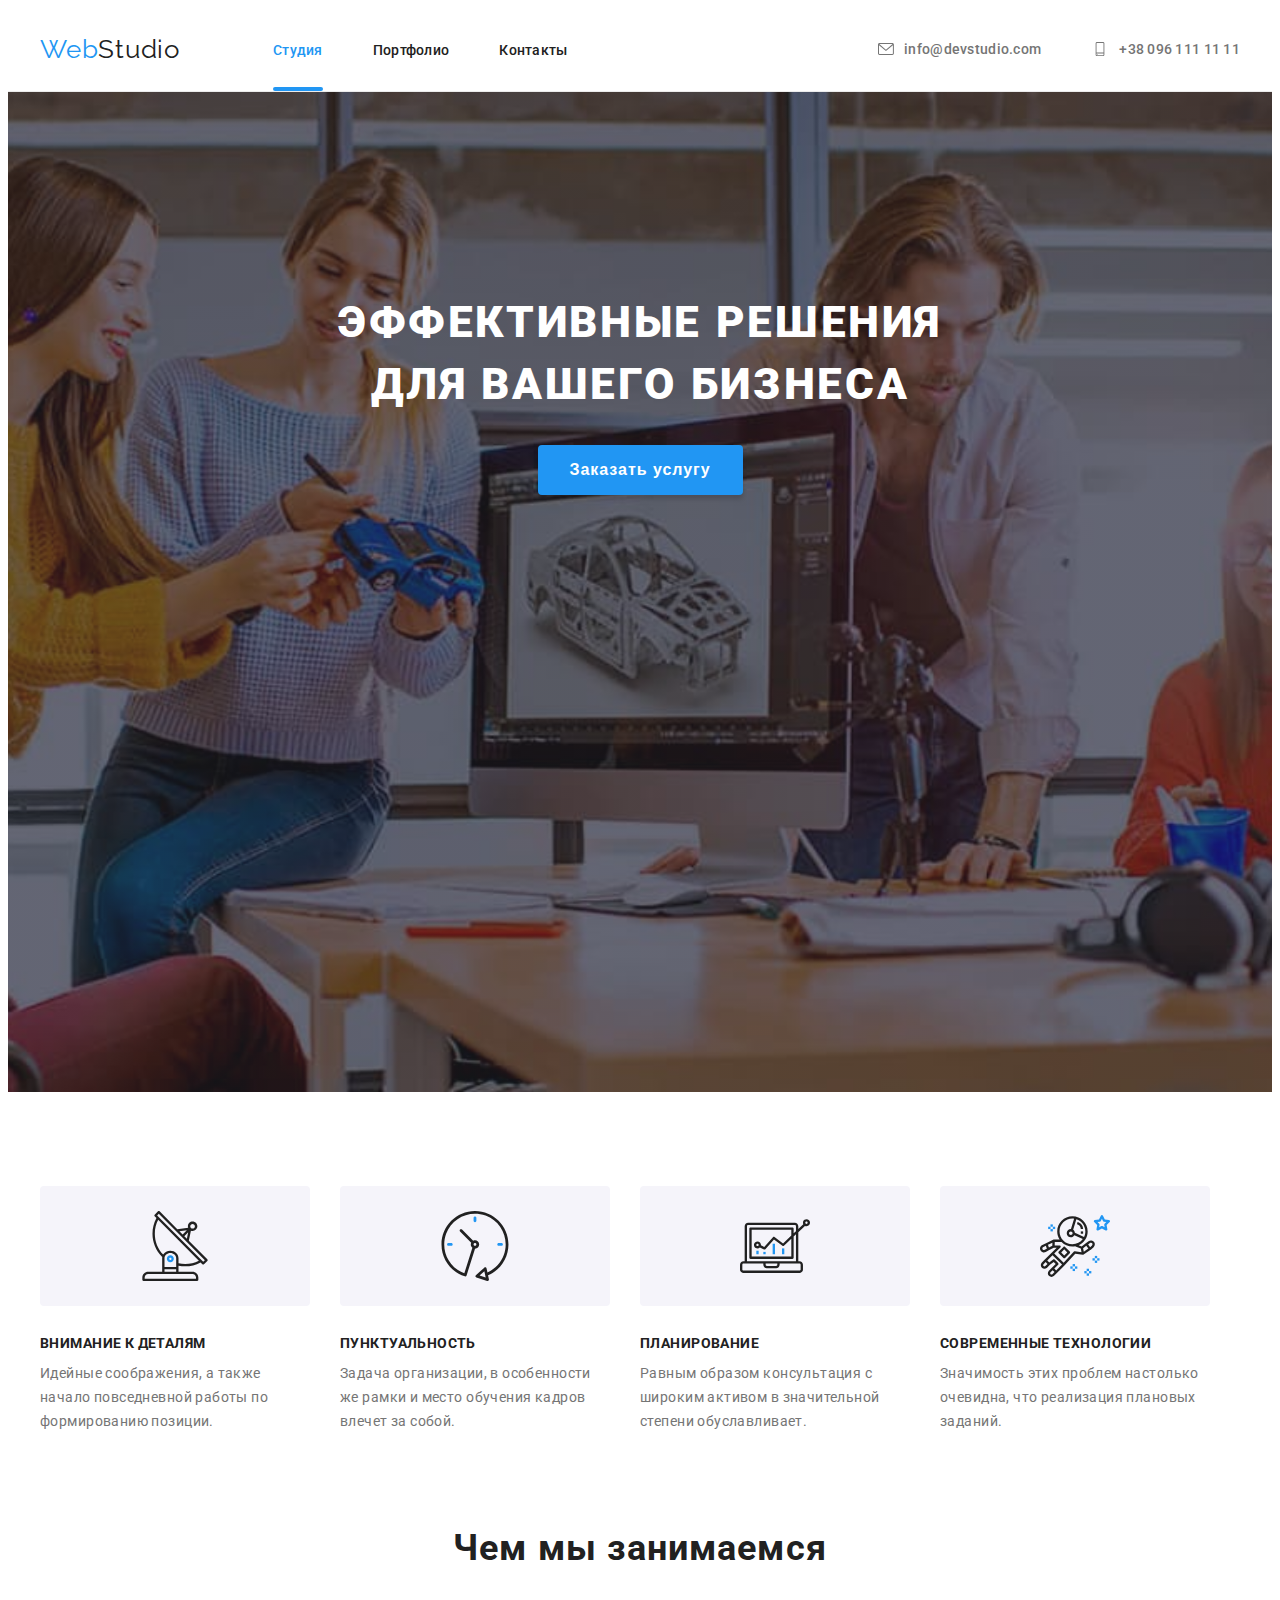
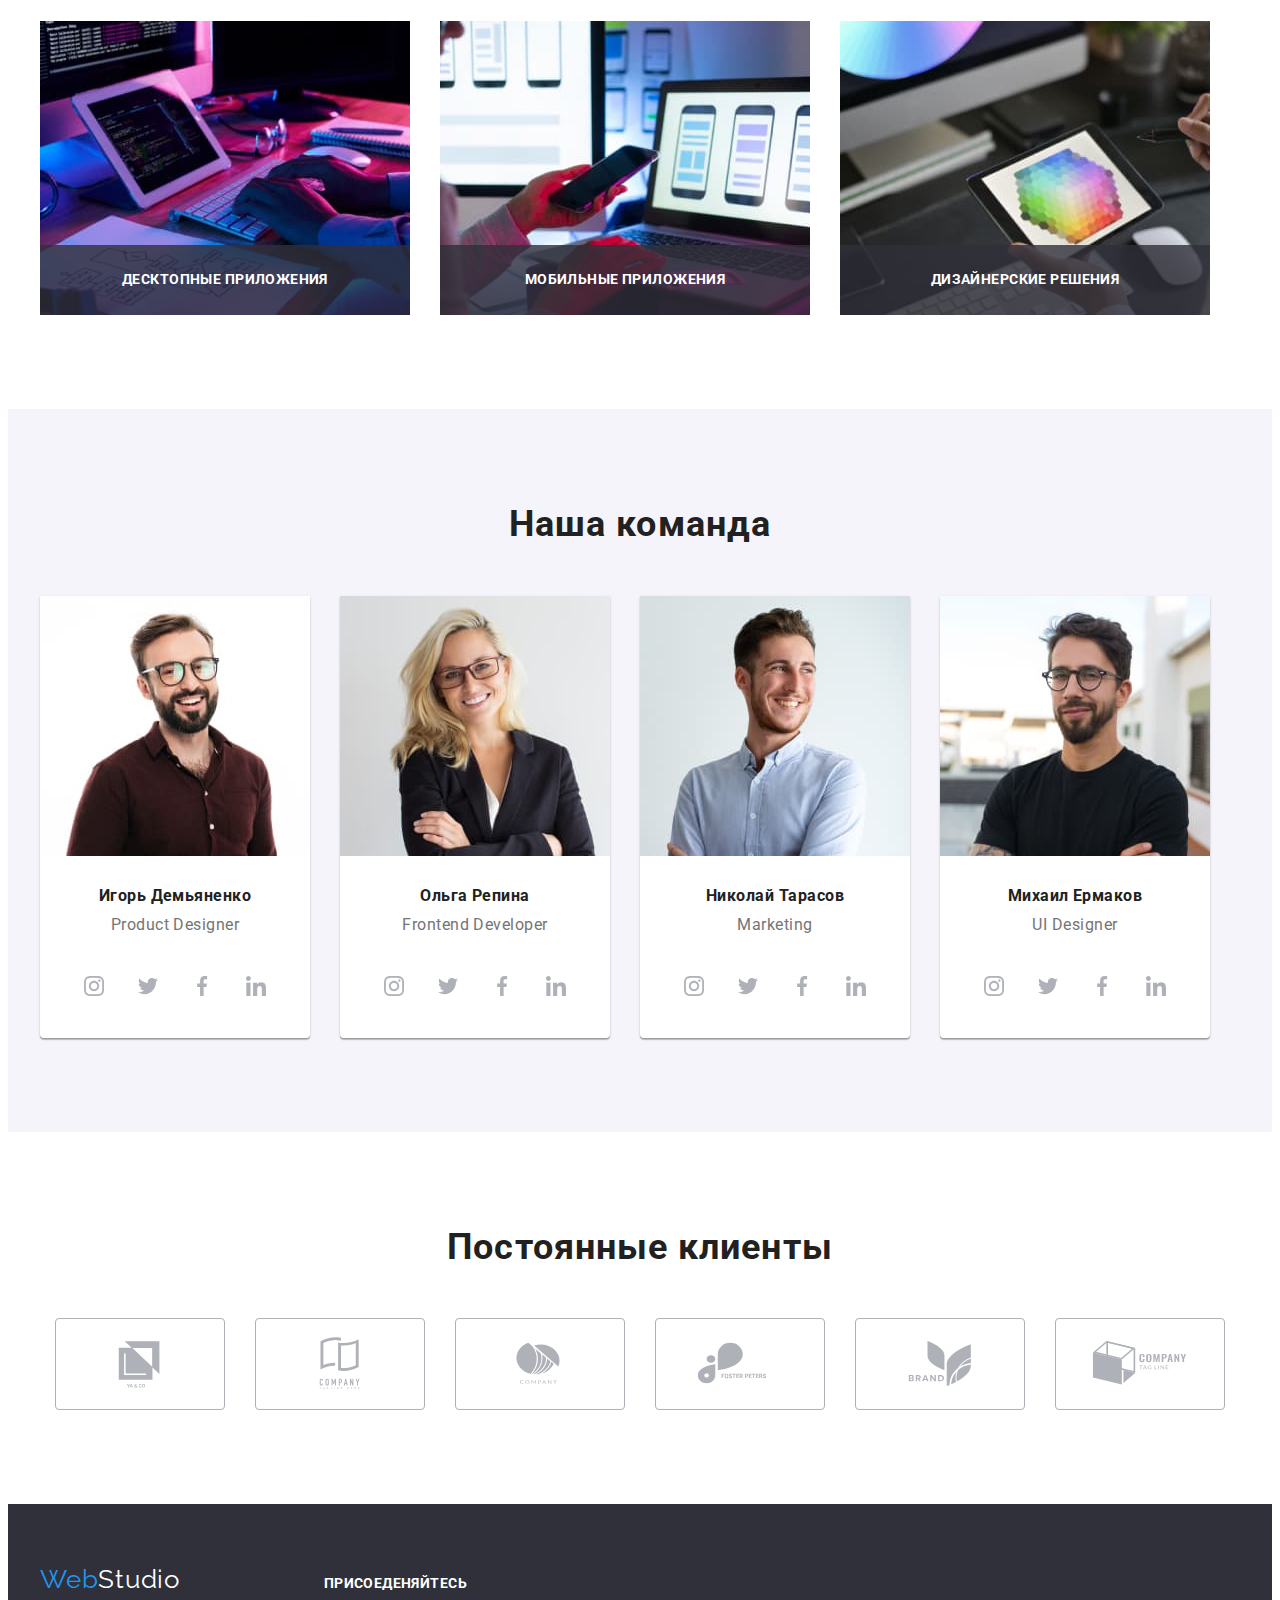
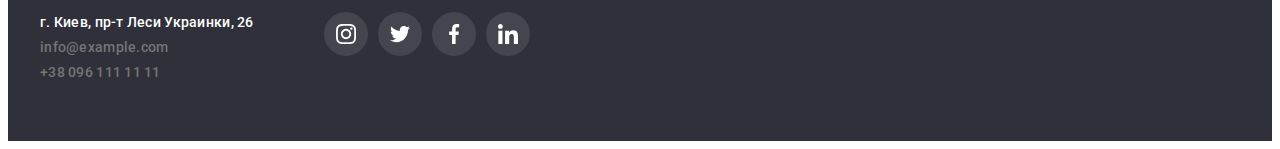
<file: index.html>
<!DOCTYPE html>
<html lang="ru">
  <head>
    <meta charset="UTF-8" />
    <meta http-equiv="X-UA-Compatible" content="IE=edge" />
    <meta name="viewport" content="width=device-width, initial-scale=1.0" />
    <title>WebStudio</title>
    <link rel="preconnect" href="https://fonts.googleapis.com" />
    <link rel="preconnect" href="https://fonts.gstatic.com" crossorigin />
    <link
      href="https://fonts.googleapis.com/css2?family=Raleway:ital,wght@0,700;1,700&display=swap"
      rel="stylesheet"
    />
    <link
      href="https://fonts.googleapis.com/css2?family=Raleway:wght@700&family=Roboto:wght@400;500;700;900&family=Shizuru&display=swap"
      rel="stylesheet"
    />
    <link
      rel="stylesheet"
      href="https://cdnjs.cloudflare.com/ajax/libs/modern-normalize/1.1.0/modern-normalize.min.css"
      integrity="sha512-wpPYUAdjBVSE4KJnH1VR1HeZfpl1ub8YT/NKx4PuQ5NmX2tKuGu6U/JRp5y+Y8XG2tV+wKQpNHVUX03MfMFn9Q=="
      crossorigin="anonymous"
      referrerpolicy="no-referrer"
    />
    <link
      rel="stylesheet"
      href="https://cdnjs.cloudflare.com/ajax/libs/animate.css/4.1.1/animate.min.css"
    />
    <link rel="stylesheet" href="./css/styles.css" />
  </head>
  <body>
    <header class="border">
      <div class="container container-flex">
        <nav class="container-flex">
          <a href="index.html" class="header-logo a logo"
            ><span class="header-logo-styles">Web</span>Studio</a
          >
          <ul class="list container-flex header-stydia">
            <li class="header-info-margin header-menu">
              <a class="header-items a" href="index.html"
                ><span class="portfolio">Студия</span></a
              >
            </li>
            <li class="header-port header-menu">
              <a class="header-items a" href="portfolio.html">Портфолио</a>
            </li>
            <li class="header-cont header-menu">
              <a class="header-items a" href="#contacts">Контакты</a>
            </li>
          </ul>
        </nav>
        <ul class="list container-flex header-email">
          <li class="header-menu">
            <a class="header-contakty a" href="mailto:">
              <svg class="email" width="16" height="12">
                <use href="./images/symbol-defs.svg#icon-envelope"></use>
              </svg>
              info@devstudio.com</a
            >
          </li>
          <li class="header-tele header-menu">
            <a class="header-contakty a header-tel" href="tel:+380961111111">
              <svg class="email" width="18" height="14">
                <use href="./images/symbol-defs.svg#icon-smartphone"></use>
              </svg>
              +38 096 111 11 11</a
            >
          </li>
        </ul>
      </div>
    </header>
    <main>
      <section class="hero overlay">
        <div class="container">
          <h1 class="hero-list list">ЭФФЕКТИВНЫЕ РЕШЕНИЯ ДЛЯ ВАШЕГО БИЗНЕСА</h1>
          <button type="button" class="hero-btn" data-modal-open>
            <span class="hero-btn-text">Заказать услугу</span>
          </button>
        </div>
      </section>
      <section class="main-section">
        <div class="container">
          <h2 class="visually-hidden">
            Ключевые моменты и решения для бизнеса
          </h2>
          <ul class="main-item list">
            <li class="main-margin">
              <div class="main-icon">
                <svg class="" width="70" height="70">
                  <use href="./images/symbol-defs.svg#icon-antenna1"></use>
                </svg>
              </div>
              <h3 class="main-item-heading item-heading">ВНИМАНИЕ К ДЕТАЛЯМ</h3>
              <p class="main-item-text">
                Идейные соображения, а также начало повседневной работы по
                формированию позиции.
              </p>
            </li>
            <li class="main-margin">
              <div class="main-icon">
                <svg class="" width="70" height="70">
                  <use href="./images/symbol-defs.svg#icon-clock1"></use>
                </svg>
              </div>
              <h3 class="main-item-heading item-heading">ПУНКТУАЛЬНОСТЬ</h3>
              <p class="main-item-text">
                Задача организации, в особенности же рамки и место обучения
                кадров влечет за собой.
              </p>
            </li>
            <li class="main-margin">
              <div class="main-icon">
                <svg class="" width="70" height="70">
                  <use href="./images/symbol-defs.svg#icon-diagram-1"></use>
                </svg>
              </div>
              <h3 class="main-item-heading item-heading">ПЛАНИРОВАНИЕ</h3>
              <p class="main-item-text">
                Равным образом консультация с широким активом в значительной
                степени обуславливает.
              </p>
            </li>
            <li class="main-margin">
              <div class="main-icon">
                <svg class="" width="70" height="70">
                  <use href="./images/symbol-defs.svg#icon-astronaut1"></use>
                </svg>
              </div>
              <h3 class="main-item-heading item-heading">
                СОВРЕМЕННЫЕ ТЕХНОЛОГИИ
              </h3>
              <p class="main-item-text">
                Значимость этих проблем настолько очевидна, что реализация
                плановых заданий.
              </p>
            </li>
          </ul>
        </div>
      </section>
      <section class="main-bottom">
        <div class="container color">
          <h2 class="main-skills-heading general">Чем мы занимаемся</h2>
          <ul class="list img-margin header-flex">
            <li class="main-foto produkt-img">
              <img
                src="./images/img.jpg"
                alt="Стол с компьютером"
                width="370"
                height="294"
              />
              <p class="main-text-current">Десктопные приложения</p>
            </li>
            <li class="main-foto produkt-img">
              <img
                src="./images/img2.jpg"
                alt="Информация на мониторе ноутбука"
                width="370"
                height="294"
              />
              <p class="main-text-current">Мобильные приложения</p>
            </li>
            <li class="main-foto produkt-img">
              <img
                src="./images/img3.jpg"
                alt="Цветовая палитра на экране планшета"
                width="370"
                height="294"
              />
              <p class="main-text-current">Дизайнерские решения</p>
            </li>
          </ul>
        </div>
      </section>
      <section class="section">
        <div class="container">
          <h2 class="team-heading general">Наша команда</h2>
          <ul class="list header-flex">
            <li class="team-foto">
              <img
                src="./images/img4.jpg"
                alt="Игорь Демьяненко"
                width="270"
                height="260"
              />
              <h3 class="team-name">Игорь Демьяненко</h3>
              <p class="team-profession">Product Designer</p>
              <ul class="team-foto-item list">
                <li class="team-foto-ikon">
                  <a href="" class="team-soc-link">
                    <svg class="team-soc-svg" width="20" height="20">
                      <use href="./images/symbol-defs.svg#icon-instagram"></use>
                    </svg>
                  </a>
                </li>
                <li class="team-foto-ikon">
                  <a href="" class="team-soc-link">
                    <svg class="team-soc-svg" width="20" height="20">
                      <use href="./images/symbol-defs.svg#icon-twitter"></use>
                    </svg>
                  </a>
                </li>
                <li class="team-foto-ikon">
                  <a href="" class="team-soc-link">
                    <svg class="team-soc-svg" width="20" height="20">
                      <use href="./images/symbol-defs.svg#icon-facebook"></use>
                    </svg>
                  </a>
                </li>
                <li class="team-foto-ikon">
                  <a href="" class="team-soc-link">
                    <svg class="team-soc-svg" width="20" height="20">
                      <use href="./images/symbol-defs.svg#icon-linkedin"></use>
                    </svg>
                  </a>
                </li>
              </ul>
            </li>
            <li class="team-foto">
              <img
                src="./images/img5.jpg"
                alt="Ольга Репина"
                width="270"
                height="260"
              />
              <div>
                <h3 class="team-name">Ольга Репина</h3>
                <p class="team-profession">Frontend Developer</p>
                <ul class="team-foto-item list">
                  <li class="team-foto-ikon">
                    <a href="" class="team-soc-link">
                      <svg class="team-soc-svg" width="20" height="20">
                        <use
                          href="./images/symbol-defs.svg#icon-instagram"
                        ></use>
                      </svg>
                    </a>
                  </li>
                  <li class="team-foto-ikon">
                    <a href="" class="team-soc-link">
                      <svg class="team-soc-svg" width="20" height="20">
                        <use href="./images/symbol-defs.svg#icon-twitter"></use>
                      </svg>
                    </a>
                  </li>
                  <li class="team-foto-ikon">
                    <a href="" class="team-soc-link">
                      <svg class="team-soc-svg" width="20" height="20">
                        <use
                          href="./images/symbol-defs.svg#icon-facebook"
                        ></use>
                      </svg>
                    </a>
                  </li>
                  <li class="team-foto-ikon">
                    <a href="" class="team-soc-link">
                      <svg class="team-soc-svg" width="20" height="20">
                        <use
                          href="./images/symbol-defs.svg#icon-linkedin"
                        ></use>
                      </svg>
                    </a>
                  </li>
                </ul>
              </div>
            </li>
            <li class="team-foto">
              <img
                src="./images/img6.jpg"
                alt="Николай Тарасов"
                width="270"
                height="260"
              />
              <div>
                <h3 class="team-name">Николай Тарасов</h3>
                <p class="team-profession">Marketing</p>
                <ul class="team-foto-item list">
                  <li class="team-foto-ikon">
                    <a href="" class="team-soc-link">
                      <svg class="team-soc-svg" width="20" height="20">
                        <use
                          href="./images/symbol-defs.svg#icon-instagram"
                        ></use>
                      </svg>
                    </a>
                  </li>
                  <li class="team-foto-ikon">
                    <a href="" class="team-soc-link">
                      <svg class="team-soc-svg" width="20" height="20">
                        <use href="./images/symbol-defs.svg#icon-twitter"></use>
                      </svg>
                    </a>
                  </li>
                  <li class="team-foto-ikon">
                    <a href="" class="team-soc-link">
                      <svg class="team-soc-svg" width="20" height="20">
                        <use
                          href="./images/symbol-defs.svg#icon-facebook"
                        ></use>
                      </svg>
                    </a>
                  </li>
                  <li class="team-foto-ikon">
                    <a href="" class="team-soc-link">
                      <svg class="team-soc-svg" width="20" height="20">
                        <use
                          href="./images/symbol-defs.svg#icon-linkedin"
                        ></use>
                      </svg>
                    </a>
                  </li>
                </ul>
              </div>
            </li>
            <li class="team-foto">
              <img
                src="./images/img7.jpg"
                alt="Михаил Ермаков"
                width="270"
                height="260"
              />
              <div>
                <h3 class="team-name">Михаил Ермаков</h3>
                <p class="team-profession">UI Designer</p>
                <ul class="team-foto-item list">
                  <li class="team-foto-ikon">
                    <a href="" class="team-soc-link">
                      <svg class="team-soc-svg" width="20" height="20">
                        <use
                          href="./images/symbol-defs.svg#icon-instagram"
                        ></use>
                      </svg>
                    </a>
                  </li>
                  <li class="team-foto-ikon">
                    <a href="" class="team-soc-link">
                      <svg class="team-soc-svg" width="20" height="20">
                        <use href="./images/symbol-defs.svg#icon-twitter"></use>
                      </svg>
                    </a>
                  </li>
                  <li class="team-foto-ikon">
                    <a href="" class="team-soc-link">
                      <svg class="team-soc-svg" width="20" height="20">
                        <use
                          href="./images/symbol-defs.svg#icon-facebook"
                        ></use>
                      </svg>
                    </a>
                  </li>
                  <li class="team-foto-ikon">
                    <a href="" class="team-soc-link">
                      <svg class="team-soc-svg" width="20" height="20">
                        <use
                          href="./images/symbol-defs.svg#icon-linkedin"
                        ></use>
                      </svg>
                    </a>
                  </li>
                </ul>
              </div>
            </li>
          </ul>
        </div>
      </section>
      <section class="main-clients">
        <div class="container">
          <h2 class="clients">Постоянные клиенты</h2>
          <ul class="list main-clients-flex">
            <li class="main-clients-list">
              <a href="" class="main-web"
                ><svg class="" width="106" height="60">
                  <use href="./images/symbol-defs.svg#icon-Logo"></use></svg
              ></a>
            </li>
            <li class="main-clients-list">
              <a href="" class="main-web"
                ><svg class="" width="106" height="60">
                  <use
                    class="logo-items"
                    href="./images/symbol-defs.svg#icon-Logo1"
                  ></use></svg
              ></a>
            </li>
            <li class="main-clients-list">
              <a href="" class="main-web"
                ><svg class="" width="106" height="60">
                  <use
                    class="logo-items"
                    href="./images/symbol-defs.svg#icon-Logo2"
                  ></use></svg
              ></a>
            </li>
            <li class="main-clients-list">
              <a href="" class="main-web"
                ><svg class="" width="106" height="60">
                  <use
                    class="logo-items"
                    href="./images/symbol-defs.svg#icon-Logo3"
                  ></use></svg
              ></a>
            </li>
            <li class="main-clients-list">
              <a href="" class="main-web"
                ><svg class="" width="106" height="60">
                  <use
                    class="logo-items"
                    href="./images/symbol-defs.svg#icon-Logo4"
                  ></use></svg
              ></a>
            </li>
            <li class="main-clients-list">
              <a href="" class="main-web"
                ><svg class="" width="106" height="60">
                  <use
                    class="logo-items"
                    href="./images/symbol-defs.svg#icon-Logo5"
                  ></use></svg
              ></a>
            </li>
          </ul>
        </div>
      </section>
      <footer class="footer" id="contacts">
        <div class="container">
          <div class="footer-modern">
            <a class="footer-logo a logo" href="index.html"
              >Web<span class="footer-logo-text">Studio</span></a
            >
            <address class="footer-address">
              <ul class="list">
                <li class="cont-padding">
                  <a
                    class="footer-item a general-text header-contakty"
                    href="https://bit.ly/3pXMvUd"
                    target="_blank"
                    rel="noopener noreferrer"
                    >г. Киев, пр-т Леси Украинки, 26</a
                  >
                </li>
                <li class="cont-padding">
                  <a class="a header-contakty" href="mailto:info@devstudio.com"
                    >info@example.com</a
                  >
                </li>
                <li class="cont-padding">
                  <a
                    class="a general-text header-contakty"
                    href="tel:+380961111111"
                    >+38 096 111 11 11</a
                  >
                </li>
              </ul>
            </address>
          </div>
          <div>
            <p class="footer-social">ПРИСОЕДЕНЯЙТЕСЬ</p>
            <ul class="list footer-cont">
              <li class="footer-emazing footer-social-link">
                <a class="social-links" href="">
                  <svg class="footer-color-icon" width="20" height="20">
                    <use href="./images/symbol-defs.svg#icon-instagram"></use>
                  </svg>
                </a>
              </li>
              <li class="footer-emazing footer-social-link">
                <a class="social-links" href="">
                  <svg class="footer-color-icon" width="20" height="20">
                    <use href="./images/symbol-defs.svg#icon-twitter"></use>
                  </svg>
                </a>
              </li>
              <li class="footer-emazing footer-social-link">
                <a class="social-links" href="">
                  <svg class="footer-color-icon" width="20" height="20">
                    <use href="./images/symbol-defs.svg#icon-facebook"></use>
                  </svg>
                </a>
              </li>
              <li class="footer-emazing footer-social-link">
                <a class="social-links" href="">
                  <svg class="footer-color-icon" width="20" height="20">
                    <use href="./images/symbol-defs.svg#icon-linkedin"></use>
                  </svg>
                </a>
              </li>
            </ul>
          </div>
        </div>
      </footer>
      <div class="backdrop is-hidden" data-modal>
        <div class="modal">
          <bottom class="modal-close" data-modal-close></bottom>
        </div>
      </div>
    </main>
    <script src="./js/modal.js"></script>
  </body>
</html>
</file>
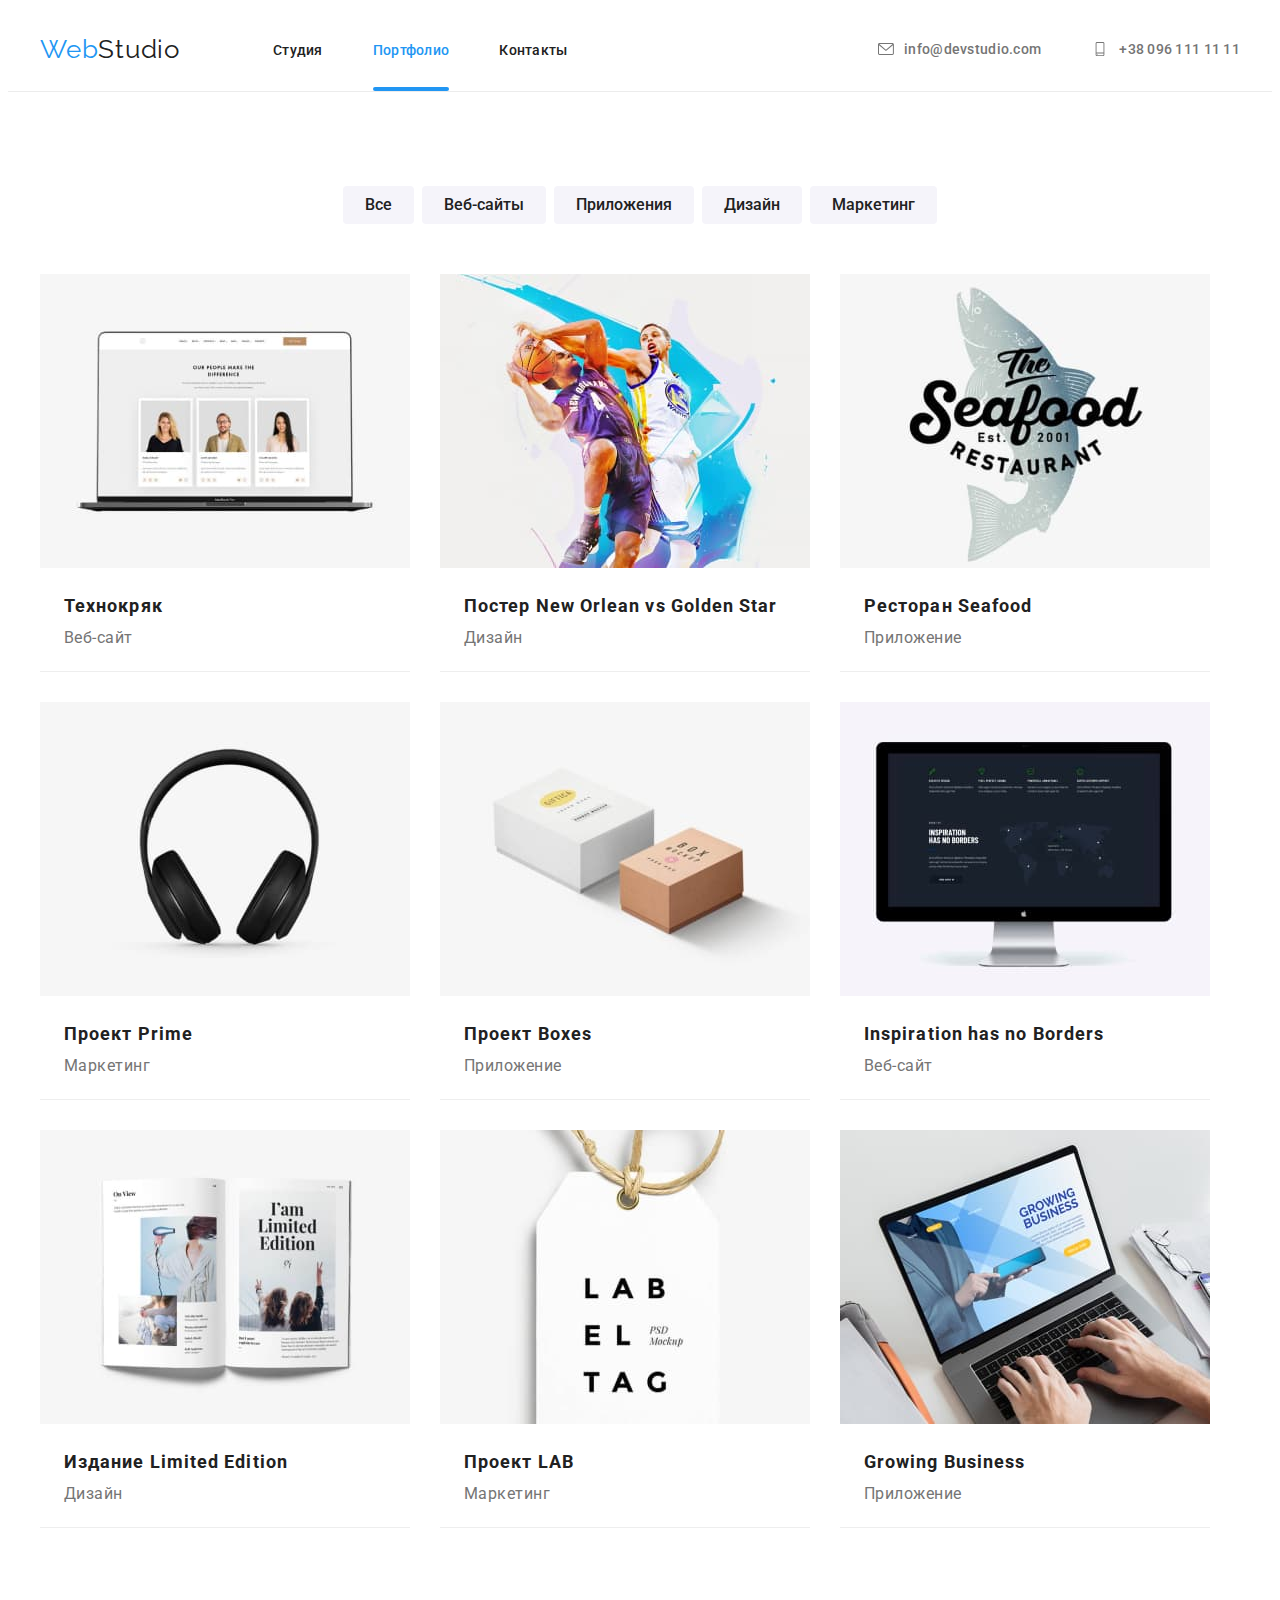
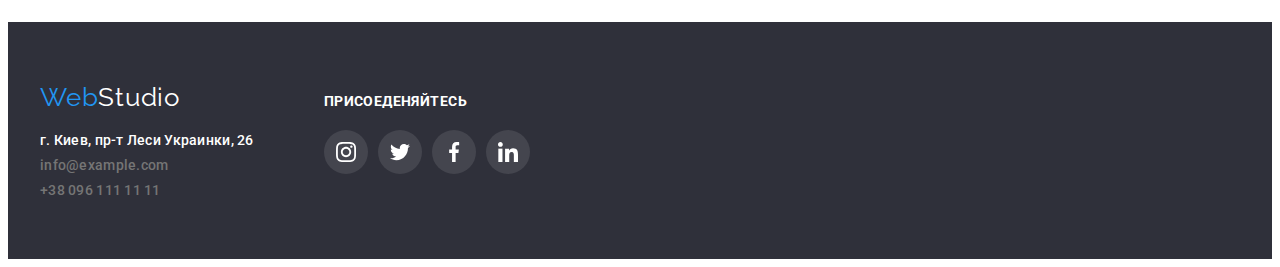
<file: portfolio.html>
<!DOCTYPE html>
<html lang="ru">
  <head>
    <meta charset="UTF-8" />
    <meta http-equiv="X-UA-Compatible" content="IE=edge" />
    <meta name="viewport" content="width=device-width, initial-scale=1.0" />
    <title>Portfolio</title>
    <link rel="preconnect" href="https://fonts.googleapis.com" />
    <link rel="preconnect" href="https://fonts.gstatic.com" crossorigin />
    <link
      href="https://fonts.googleapis.com/css2?family=Raleway:ital,wght@0,700;1,700&display=swap"
      rel="stylesheet"
    />
    <link
      href="https://fonts.googleapis.com/css2?family=Raleway:wght@700&family=Roboto:wght@400;500;700;900&family=Shizuru&display=swap"
      rel="stylesheet"
    />
    <link
      rel="stylesheet"
      href="https://cdnjs.cloudflare.com/ajax/libs/modern-normalize/1.1.0/modern-normalize.min.css"
      integrity="sha512-wpPYUAdjBVSE4KJnH1VR1HeZfpl1ub8YT/NKx4PuQ5NmX2tKuGu6U/JRp5y+Y8XG2tV+wKQpNHVUX03MfMFn9Q=="
      crossorigin="anonymous"
      referrerpolicy="no-referrer"
    />
    <link rel="stylesheet" href="./css/styles.css" />
  </head>
  <body>
    <header class="border">
      <div class="container container-flex">
        <nav class="container-flex">
          <a href="index.html" class="header-logo a logo"
            ><span class="header-logo-styles">Web</span>Studio</a
          >
          <ul class="list container-flex header-stydia">
            <li class="header-menu">
              <a class="header-items a" href="index.html">Студия</a>
            </li>
            <li class="header-info-margin header-port header-menu">
              <a class="header-items a" href="portfolio.html"
                ><span class="portfolio">Портфолио</span></a
              >
            </li>
            <li class="header-menu header-cont">
              <a class="header-items a" href="#contacts">Контакты</a>
            </li>
          </ul>
        </nav>
        <ul class="list container-flex header-email">
          <li class="header-menu">
            <a class="header-contakty a" href="mailto:">
              <svg class="email" width="16" height="12">
                <use href="./images/symbol-defs.svg#icon-envelope"></use>
              </svg>
              info@devstudio.com</a
            >
          </li>
          <li class="header-menu header-tele">
            <a class="header-contakty a header-tel" href="tel:+380961111111">
              <svg class="email" width="18" height="14">
                <use href="./images/symbol-defs.svg#icon-smartphone"></use>
              </svg>
              +38 096 111 11 11</a
            >
          </li>
        </ul>
      </div>
    </header>
    <main>
      <section class="portfolio-section">
        <div class="container">
          <h1 class="visually-hidden">
            Ключевые моменты и решения для бизнеса
          </h1>

          <ul class="list header-flex-partfolio header-center">
            <li class="portfolio-btn-padding">
              <button class="portfolio-btn btn-text-padding" type="button">
                Все
              </button>
            </li>
            <li class="portfolio-btn-padding">
              <button type="button" class="portfolio-btn btn-text-padding">
                Веб-сайты
              </button>
            </li>
            <li class="portfolio-btn-padding">
              <button type="button" class="portfolio-btn btn-text-padding">
                Приложения
              </button>
            </li>
            <li class="portfolio-btn-padding">
              <button type="button" class="portfolio-btn btn-text-padding">
                Дизайн
              </button>
            </li>
            <li class="portfolio-btn-padding">
              <button type="button" class="portfolio-btn btn-text-padding">
                Маркетинг
              </button>
            </li>
          </ul>

          <ul class="portfolio-img-flex">
            <li class="list border-box flex-box">
              <a href="" class="flex-shadow a">
                <div class="produkt-thumb produkt">
                  <img
                    src="./images/img8.jpg"
                    alt="ноутбук с информацией"
                    width="370"
                    height="294"
                    class="produkt-img"
                  />
                  <p class="produkt-text">
                    Ресурс предлагает комплексные предложения с разным уровнем
                    функционала и сервисов. Все это позволит посетителю получить
                    исчерпывающие сведения о компании или частном лице.
                  </p>
                </div>
                <div class="portfolio-list-test">
                  <h2 class="portfolio-text text-box">Технокряк</h2>
                  <p class="portfolio-list text-box">Веб-сайт</p>
                </div>
              </a>
            </li>
            <li class="list border-box flex-box">
              <a href="" class="flex-shadow a">
                <div class="produkt-thumb produkt">
                  <img
                    src="./images/img9.jpg"
                    alt="постер с баскетболистами"
                    width="370"
                    height="294"
                  />
                  <p class="produkt-text">
                    Ресурс предлагает комплексные предложения с разным уровнем
                    функционала и сервисов. Все это позволит посетителю получить
                    исчерпывающие сведения о компании или частном лице.
                  </p>
                </div>
                <div class="portfolio-list-test">
                  <h2 class="portfolio-text text-box">
                    Постер New Orlean vs Golden Star
                  </h2>
                  <p lang="en" class="portfolio-list text-box">Дизайн</p>
                </div>
              </a>
            </li>
            <li class="list border-box flex-box">
              <a href="" class="flex-shadow a">
                <div class="produkt-thumb produkt">
                  <img
                    src="./images/img10.jpg"
                    alt="логотип ресорана"
                    width="370"
                    height="294"
                  />
                  <p class="produkt-text">
                    Ресурс предлагает комплексные предложения с разным уровнем
                    функционала и сервисов. Все это позволит посетителю получить
                    исчерпывающие сведения о компании или частном лице.
                  </p>
                </div>
                <div class="portfolio-list-test">
                  <h2 class="portfolio-text text-box">Ресторан Seafood</h2>
                  <p class="portfolio-list text-box">Приложение</p>
                </div>
              </a>
            </li>
            <li class="list border-box flex-box">
              <a href="" class="flex-shadow a">
                <div class="produkt-thumb produkt">
                  <img
                    src="./images/img11.jpg"
                    alt="чёрные большие наушники"
                    width="370"
                    height="294"
                  />
                  <p class="produkt-text">
                    Ресурс предлагает комплексные предложения с разным уровнем
                    функционала и сервисов. Все это позволит посетителю получить
                    исчерпывающие сведения о компании или частном лице.
                  </p>
                </div>
                <div class="portfolio-list-test">
                  <h2 class="portfolio-text text-box">Проект Prime</h2>
                  <p class="portfolio-list text-box">Маркетинг</p>
                </div>
              </a>
            </li>
            <li class="list border-box flex-box">
              <a href="" class="flex-shadow a">
                <div class="produkt-thumb produkt">
                  <img
                    src="./images/img12.jpg"
                    alt="коробки"
                    width="370"
                    height="294"
                  />
                  <p class="produkt-text">
                    Ресурс предлагает комплексные предложения с разным уровнем
                    функционала и сервисов. Все это позволит посетителю получить
                    исчерпывающие сведения о компании или частном лице.
                  </p>
                </div>
                <div class="portfolio-list-test">
                  <h2 class="portfolio-text text-box">Проект Boxes</h2>
                  <p class="portfolio-list text-box">Приложение</p>
                </div>
              </a>
            </li>
            <li class="list border-box flex-box">
              <a href="" class="flex-shadow a">
                <div class="produkt-thumb produkt">
                  <img
                    src="./images/img13.jpg"
                    alt="монитор apple"
                    width="370"
                    height="294"
                  />
                  <p class="produkt-text">
                    Ресурс предлагает комплексные предложения с разным уровнем
                    функционала и сервисов. Все это позволит посетителю получить
                    исчерпывающие сведения о компании или частном лице.
                  </p>
                </div>
                <div class="portfolio-list-test">
                  <h2 lang="en" class="portfolio-text text-box">
                    Inspiration has no Borders
                  </h2>
                  <p class="portfolio-list text-box">Веб-сайт</p>
                </div>
              </a>
            </li>
            <li class="list border-box flex-box">
              <a href="" class="flex-shadow a">
                <div class="produkt-thumb produkt">
                  <img
                    src="./images/img14.jpg"
                    alt="открытая книга"
                    width="370"
                    height="294"
                  />
                  <p class="produkt-text">
                    Ресурс предлагает комплексные предложения с разным уровнем
                    функционала и сервисов. Все это позволит посетителю получить
                    исчерпывающие сведения о компании или частном лице.
                  </p>
                </div>
                <div class="portfolio-list-test">
                  <h2 class="portfolio-text text-box">
                    Издание Limited Edition
                  </h2>
                  <p class="portfolio-list text-box">Дизайн</p>
                </div>
              </a>
            </li>
            <li class="list border-box flex-box">
              <a href="" class="flex-shadow a">
                <div class="produkt-thumb produkt">
                  <img
                    src="./images/img15.jpg"
                    alt="бирка"
                    width="370"
                    height="294"
                  />
                  <p class="produkt-text">
                    Ресурс предлагает комплексные предложения с разным уровнем
                    функционала и сервисов. Все это позволит посетителю получить
                    исчерпывающие сведения о компании или частном лице.
                  </p>
                </div>
                <div class="portfolio-list-test">
                  <h2 class="portfolio-text text-box">Проект LAB</h2>
                  <p class="portfolio-list text-box">Маркетинг</p>
                </div>
              </a>
            </li>
            <li class="list border-box flex-box">
              <a href="" class="flex-shadow a">
                <div class="produkt-thumb produkt">
                  <img
                    src="./images/img16.jpg"
                    alt="человек печатает на ноутбуке"
                    width="370"
                    height="294"
                  />
                  <p class="produkt-text">
                    Ресурс предлагает комплексные предложения с разным уровнем
                    функционала и сервисов. Все это позволит посетителю получить
                    исчерпывающие сведения о компании или частном лице.
                  </p>
                </div>
                <div class="portfolio-list-test">
                  <h2 lang="en" class="portfolio-text text-box">
                    Growing Business
                  </h2>
                  <p class="portfolio-list text-box">Приложение</p>
                </div>
              </a>
            </li>
          </ul>
        </div>
      </section>
      <footer class="footer" id="contacts">
        <div class="container">
          <div class="footer-modern">
            <a href="index.html" class="footer-logo a logo"
              >Web<span class="footer-logo-text">Studio</span></a
            >
            <address class="footer-address">
              <ul class="list">
                <li class="cont-padding">
                  <a
                    href="https://bit.ly/3pXMvUd"
                    target="_blank"
                    rel="noopener noreferrer"
                    class="footer-item a genera-text header-contakty"
                    >г. Киев, пр-т Леси Украинки, 26</a
                  >
                </li>
                <li class="cont-padding">
                  <a href="mailto:info@devstudio.com" class="a header-contakty"
                    >info@example.com</a
                  >
                </li>
                <li class="cont-padding">
                  <a
                    href="tel:+380961111111"
                    class="a genera-text header-contakty"
                    >+38 096 111 11 11</a
                  >
                </li>
              </ul>
            </address>
          </div>
          <div>
            <p class="footer-social">ПРИСОЕДЕНЯЙТЕСЬ</p>
            <ul class="list footer-cont">
              <li class="footer-emazing footer-social-link">
                <a href="" class="social-links">
                  <svg class="footer-color-icon" width="20" height="20">
                    <use href="./images/symbol-defs.svg#icon-instagram"></use>
                  </svg>
                </a>
              </li>
              <li class="footer-emazing footer-social-link">
                <a href="" class="social-links">
                  <svg class="footer-color-icon" width="20" height="20">
                    <use href="./images/symbol-defs.svg#icon-twitter"></use>
                  </svg>
                </a>
              </li>
              <li class="footer-emazing footer-social-link">
                <a href="" class="social-links">
                  <svg class="footer-color-icon" width="20" height="20">
                    <use href="./images/symbol-defs.svg#icon-facebook"></use>
                  </svg>
                </a>
              </li>
              <li class="footer-emazing footer-social-link">
                <a href="" class="social-links">
                  <svg class="footer-color-icon" width="20" height="20">
                    <use href="./images/symbol-defs.svg#icon-linkedin"></use>
                  </svg>
                </a>
              </li>
            </ul>
          </div>
        </div>
      </footer>
    </main>
  </body>
</html>
</file>
<file: css/styles.css>
:root {
  --header: #ffffff;
  --portfolio: #2196f3;
  --header-logo: #212121;
  --header-logo-styles: #2196f3;
  --header-color: #ffffff;
  --header-items: #212121;
  --main-item-heading: #212121;
  --main-item-text: #757575;
  --main-skills-heading: #212121;
  --team: #f5f4fa;
  --team-name: #212121;
  --team-profession: #757575;
  --footer-logo-text: #ffffff;
  --hero: #2f303a;
  --hover-focus: #2196f3;
  --contacty: #757575;
  --footer-logo: #ffffff;
}

body {
  font-family: "Roboto";
}

.a {
  text-decoration: none;
}
.list {
  padding: 0;
  margin: 0;
  list-style: none;
}

p,
h1,
h2,
h3,
h4,
h5,
h6 {
  margin: 0;
  padding: 0;
}

ul,
ol {
  padding-left: 0;
  margin: 0;
}

button {
  cursor: pointer;
}

img {
  width: 100%;
  height: auto;
  display: block;
}

.container {
  width: 1200px;

  padding: 0 15px;
  margin: 0 auto;
}

.logo {
  font-family: "Raleway";
  font-style: normal;
  font-size: 26px;
  line-height: 1.2;

  letter-spacing: 0.03em;
}

/* --------------------------------------------------------------general------------------------------------------------------------ */
.general {
  font-family: inherit;
  font-size: 36px;
  line-height: 1.2;
}

.general-text {
  font-family: inherit;
  font-size: 14px;
  line-height: 1.71;
  letter-spacing: 0.03em;
}

.item-heading {
  font-family: inherit;
  font-size: 14px;
  line-height: 1.14;
  letter-spacing: 0.03em;
  text-transform: uppercase;
}

.visually-hidden {
  position: absolute;
  white-space: nowrap;
  width: 1px;
  height: 1px;
  overflow: hidden;
  border: 0;
  padding: 0;
  clip: rect(0 0 0 0);
  clip-path: inset(50%);
  margin: -1px;
}

.container-flex {
  display: flex;
  flex-direction: row;
  align-items: center;
}

.border {
  border-bottom: 1px solid #ececec;
}

/* ----------------------------------------------------------header-------------------------------------------------------------- */
.header {
  border-bottom: 1px solid #ececec;

  background: var(--header);
}

.header-center {
  display: flex;
  justify-content: center;
}

.head {
  margin: 24px 0 25px 0;
}

.header-logo {
  color: var(--header-logo);
}

.header-navigation {
  color: var(--header-navigation);
}

.header-logo-styles {
  color: var(--header-logo-styles);
}

.header-flex {
  display: flex;
}

.header-menu {
  padding-top: 32px;
  padding-bottom: 32px;
}

.header-info-margin {
  position: relative;
}

.header-info-margin::after {
  content: "";
  display: block;
  position: absolute;
  width: 100%;
  height: 4px;
  margin-top: 28px;

  background: #2196f3;
  border-radius: 2px;
}

.header-info-margin:hover::after {
  opacity: 1;
}

.header-flex-partfolio {
  margin-bottom: 50px;

  display: flex;
}

.header-items {
  font-family: inherit;
  font-weight: 500;
  font-size: 14px;
  line-height: 1.2;
  letter-spacing: 0.02em;

  color: var(--header-items);

  transition: color 250ms cubic-bezier(0.4, 0, 0.2, 1);
}

.header-items:hover,
.header-items:focus {
  color: var(--hover-focus);
}

.header-contakty {
  display: flex;
  align-items: center;

  font-family: inherit;
  font-weight: 500;
  font-size: 14px;
  line-height: 1.14;
  letter-spacing: 0.02em;

  color: var(--contacty);

  transition: color 250ms cubic-bezier(0.4, 0, 0.2, 1);
}

.header-contakty:hover,
.header-contakty:focus {
  color: var(--hover-focus);
}

.email {
  fill: currentColor;
}

.header-stydia {
  margin-left: 93px;
}

.header-port {
  margin-left: 50px;
}

.header-cont {
  margin-left: 50px;
}

.header-email {
  margin-left: auto;
}

.header-tele {
  margin-left: 50px;
}

.email {
  margin-right: 10px;
}
/* -----------------------------------------------------------------hero-------------------------------------------------------- */
.hero {
  padding-top: 200px;
  padding-bottom: 200px;
  text-align: center;

  background: var(--hero);
}
.hero-list {
  margin-bottom: 30px;
  margin-left: auto;
  margin-right: auto;

  max-width: 696px;

  font-family: inherit;
  font-weight: 900;
  font-size: 44px;
  line-height: 1.4;
  text-align: center;
  letter-spacing: 0.06em;
  text-transform: uppercase;

  color: var(--header-color);
}

.hero-btn {
  margin-bottom: 0%;

  padding: 10px 32px 10px 32px;

  background: var(--header-logo-styles);
  box-shadow: 0px 4px 4px rgba(0, 0, 0, 0.15);
  border-radius: 4px;
  border: none;
}

.hero-btn-text {
  display: flex;
  align-items: center;
  text-align: center;

  font-family: inherit;
  font-weight: 700;
  font-size: 16px;
  line-height: 1.87;
  letter-spacing: 0.06em;

  color: var(--header-color);
}
/* --------------------------------------------------------------main------------------------------------------------------------ */

.main-bottom {
  padding-bottom: 94px;
}

.main-section {
  padding: 94px 0;
  background: var(--header);
}

.main-item {
  display: flex;
}

.main-item-heading {
  margin-bottom: 10px;
  color: var(--main-item-heading);
}

.main-margin {
  display: inline;
  margin-right: 30px;

  width: 270px;

  font-weight: 400;
  font-size: 14px;
  line-height: 1.7;
  letter-spacing: 0.03em;
}

.main-margin:last-child {
  margin-right: 0;
}

.main-item-text {
  max-width: 270px;

  color: var(--main-item-text);
}

.main-skills-heading {
  margin-bottom: 50px;

  text-align: center;

  letter-spacing: 0.03em;

  color: var(--main-skills-heading);
}

.main-foto {
  margin-right: 30px;
}

.main-foto:last-child {
  margin-right: 0;
}

.section {
  background: #f5f4fa;
  padding: 94px 0;
}

.main-icon {
  width: 270px;
  height: 120px;
  background-color: #f5f4fa;
  display: flex;
  align-items: center;
  justify-content: center;
  border-radius: 4px;
  margin-bottom: 30px;
}

.main-web:hover,
.main-web:focus {
  fill: #2196f3;
  border: 1px solid #2196f3;
}

.main-clients {
  padding: 94px 0;
}

.main-clients-flex {
  display: flex;
  justify-content: center;
}

.main-clients-list + .main-clients-list {
  margin-left: 30px;
}

.main-web {
  width: 170px;
  height: 92px;
  display: flex;
  justify-content: center;
  align-items: center;
  border: 1px solid #afb1b8;
  box-sizing: border-box;
  border-radius: 4px;
  cursor: pointer;

  fill: #afb1b8;

  transition: fill 250ms, border 250ms cubic-bezier(0.4, 0, 0.2, 1);
}

.main-text-current {
  position: absolute;
  display: flex;
  justify-content: center;
  align-items: center;
  width: 100%;
  height: 70px;
  bottom: 0;

  background: rgba(47, 48, 58, 0.8);

  font-weight: 700;
  font-size: 14px;
  line-height: 1.14;
  letter-spacing: 0.03em;
  text-transform: uppercase;

  color: #ffffff;
}

/* --------------------------------------------------------------team------------------------------------------------------------ */

.team {
  padding: 94px 0;

  background: var(--team);
}
.team-heading {
  margin-bottom: 50px;

  text-align: center;

  letter-spacing: 0.03em;

  color: var(--main-skills-heading);
}

.team-foto {
  margin-right: 30px;

  background-color: #ffffff;

  box-shadow: 0px 1px 3px rgba(0, 0, 0, 0.12), 0px 1px 1px rgba(0, 0, 0, 0.14),
    0px 2px 1px rgba(0, 0, 0, 0.2);
  border-radius: 0px 0px 4px 4px;
}

.team-foto:last-child {
  margin-right: 0;
}

.team-name {
  padding-top: 30px;

  text-align: center;

  font-size: 16px;
  line-height: 1.2;
  letter-spacing: 0.03em;

  color: var(--team-name);
}

.team-profession {
  padding-top: 10px;
  padding-bottom: 30px;

  text-align: center;

  font-size: 16px;
  line-height: 1.2;
  letter-spacing: 0.03em;

  color: var(--team-profession);
}

.team-foto-item {
  display: flex;
  justify-content: center;
  margin-bottom: 30px;
}

.team-foto-ikon + .team-foto-ikon {
  margin-left: 10px;
}

.team-soc-link {
  width: 44px;
  height: 44px;
  border-radius: 50px;
  display: flex;
  justify-content: center;
  align-items: center;

  transition: background-color 250ms cubic-bezier(0.4, 0, 0.2, 1);
}

.team-soc-svg {
  fill: #afb1b8;

  transition: fill 250ms cubic-bezier(0.4, 0, 0.2, 1);
}

.team-soc-link:hover,
.team-soc-link:focus {
  background-color: #2196f3;
}

.team-soc-link:hover .team-soc-svg,
.team-soc-link:focus .team-soc-svg {
  fill: #ffffff;
}

/* ----------------------------------------------------------------footer-------------------------------------------------------------- */
.footer {
  padding-top: 60px;
  padding-bottom: 60px;

  background: var(--hero);
}

.footer-logo {
  display: inline-block;

  margin-bottom: 20px;
  color: #2196f3;
}

.footer-logo-text {
  color: #ffffff;
}

.yu {
  padding-bottom: 0;
}
.cont-padding {
  margin-bottom: 9px;
}
.cont-padding:last-child {
  margin-bottom: 0px;
}

.footer-item {
  color: var(--header-color);
}

.footer-address {
  font-style: normal;
  font-weight: 400;
  font-size: 14px;
  line-height: 1.7;
  letter-spacing: 0.03em;
  color: var(--white-text-color);
}

/* ---------------------------------------------------------btn---------------------------------------------------------------------- */

.btn-text-padding {
  padding: 6px 22px;
}

/* ----------------------------------------------------------portfolio---------------------------------------------------------------- */

.portfolio-section {
  padding: 94px 0;
}

.portfolio-btn {
  color: #212121;
  border-radius: 4px;
  border: none;
  cursor: pointer;
  background: #f5f4fa;

  font-family: "Roboto";
  font-style: normal;
  font-weight: 500;
  font-size: 16px;
  line-height: 1.6;

  transition: color 250ms cubic-bezier(0.4, 0, 0.2, 1),
    background-color 250ms cubic-bezier(0.4, 0, 0.2, 1),
    box-shadow 250ms cubic-bezier(0.4, 0, 0.2, 1);
}

.portfolio-btn:hover,
.portfolio-btn:focus {
  background-color: #2196f3;
  color: #ffffff;

  box-shadow: 0px 3px 1px rgba(0, 0, 0, 0.1), 0px 1px 2px rgba(0, 0, 0, 0.08),
    0px 2px 2px rgba(0, 0, 0, 0.12);
}

.portfolio {
  color: var(--portfolio);
}

.portfolio-img-flex {
  display: flex;
  flex-wrap: wrap;
}

.portfolio-main {
  font-family: inherit;
  font-size: 16px;
  line-height: 1, 6;
  text-align: center;
  letter-spacing: 0.03em;

  background-color: var(--portfolio-main);
}

.portfolio-img {
  position: absolute;
  width: 370px;
  height: 404px;
  left: 215px;
  top: 262px;

  background: var(--header-color);
  border: 1px solid #eeeeee;
  box-sizing: border-box;
  box-shadow: 0px 1px 1px rgba(0, 0, 0, 0.12), 0px 4px 4px rgba(0, 0, 0, 0.06),
    1px 4px 6px rgba(0, 0, 0, 0.16);
}

.portfolio-text {
  font-family: inherit;
  font-size: 18px;
  line-height: 2;
  letter-spacing: 0.06em;

  color: var(--header-items);
}

.portfolio-list {
  font-family: inherit;
  font-weight: 400;
  font-size: 16px;
  line-height: 1, 8;
  letter-spacing: 0.03em;

  color: var(--contacty);
}

.portfolio-kont {
  color: var(--header-color);
}

.portfolio-list-test {
  padding-top: 20px;
  padding-bottom: 20px;
  padding-left: 24px;
}

.button:button {
  color: var(--logo-color);
}

.portfolio-btn-padding {
  margin-right: 8px;
}
.portfolio-btn-padding:last-child {
  margin-right: 0;
}

/* --------------------------------flex-box--------------------------------------- */
.flex-box {
  width: 370px;
  margin-bottom: 30px;
}

.flex-box:nth-child(1n + 7) {
  margin-bottom: 0;
}

.flex-box:nth-child(3n) {
  margin-right: 0;
}

.flex-shadow {
  display: block;

  transition: box-shadow 250ms cubic-bezier(0.4, 0, 0.2, 1);
}

.flex-shadow:hover,
.flex-shadow:focus {
  box-shadow: 0px 1px 1px rgba(0, 0, 0, 0.12), 0px 4px 4px rgba(0, 0, 0, 0.06),
    1px 4px 6px rgba(0, 0, 0, 0.16);
}

.produkt-thumb {
  position: relative;
  overflow: hidden;
}

.produkt-img {
  position: relative;
}

.flex-shadow:hover .produkt-text {
  transform: translateY(0%);
}

.produkt-text {
  position: absolute;
  top: 0;
  background: rgba(33, 150, 243, 0.9);
  color: #ffffff;
  font-weight: 600;
  line-height: 1.8;
  padding: 40px;
  height: 100%;
  transform: translateY(101%);
  transition: transform 250ms linear;
  overflow: auto;
}

.border-box {
  border-bottom: 1px solid #eeeeee;
  margin-right: 30px;
}

.text-box {
  margin-bottom: 4px;
}

/* ----------------------------overlay-------------------------------------- */

.overlay {
  max-width: 1600px;
  height: 600px;
  margin-left: auto;
  margin-right: auto;
  background-repeat: no-repeat;
  background-image: linear-gradient(
      to right,
      rgba(47, 48, 58, 0.4),
      rgba(47, 48, 58, 0.4)
    ),
    url("../images/Img17.jpg");
  background-size: cover;
  background-position: center;
}

.icon-social::after {
  display: inline-block;
  content: "";
  height: 12px;
  width: 16px;
  background-image: url("../images/instagram.svg");
}

.footer-text {
  margin-bottom: 20px;
}

.footer-link + .footer-link {
  margin-left: 10px;
}

.footer-social {
  margin-bottom: 20px;

  font-family: "Roboto";
  font-style: normal;
  font-weight: 700;
  font-size: 14px;
  line-height: 1.14;
  letter-spacing: 0.03em;
  text-transform: uppercase;

  color: #ffffff;
}

.footer > .container {
  display: flex;
  align-items: baseline;
}

.footer-modern {
  margin-right: 70px;
}

.footer-cont {
  display: flex;
  justify-content: center;
}

.footer-emazing + .footer-emazing {
  margin-left: 10px;
}

.footer-social-link {
  background: rgba(255, 255, 255, 0.1);
  border-radius: 50%;
}

.footer-color-icon {
  fill: #ffffff;
}

.logo-items {
  background-color: currentColor;
}

.social-links {
  fill: #ffffff;
  width: 44px;
  height: 44px;
  border-radius: 50%;
  display: flex;
  justify-content: center;
  align-items: center;
  cursor: pointer;

  transition: background-color 250ms cubic-bezier(0.4, 0, 0.2, 1);
}

.social-links:hover,
.social-links:focus {
  background-color: #2196f3;
}

.clients {
  margin-bottom: 50px;

  font-family: "Roboto";
  font-style: normal;
  font-weight: 700;
  font-size: 36px;
  line-height: 42px;
  text-align: center;
  letter-spacing: 0.03em;

  color: #212121;
}

.backdrop {
  position: fixed;
  top: 0;
  left: 0;

  z-index: 1;

  width: 100%;
  height: 100%;

  background-color: rgba(0, 0, 0, 0.2);

  opacity: 1;

  transition: opacity 250ms cubic-bezier(0.4, 0, 0.2, 1);
}

.modal {
  position: absolute;
  top: 50%;
  left: 50%;

  min-width: 528px;
  min-height: 581px;

  background-color: #ffffff;

  transform: translate(-50%, -50%) scale(1);
  transition: transform 250ms cubic-bezier(0.4, 0, 0.2, 1);
}

.backdrop.is-hidden {
  opacity: 0;
  pointer-events: none;
}

.backdrop.is-hidden .modal {
  transform: translate(-50%, -50%) scale(0.2);
}

.modal-close {
  position: absolute;
  top: 0;
  right: 0;
  margin-top: 8px;
  margin-right: 8px;

  background-image: url(../images/close.svg);
  background-repeat: no-repeat;
  height: 30px;
  width: 30px;

  border: none;
  background-color: #ffffff;

  cursor: pointer;
}
</file>
